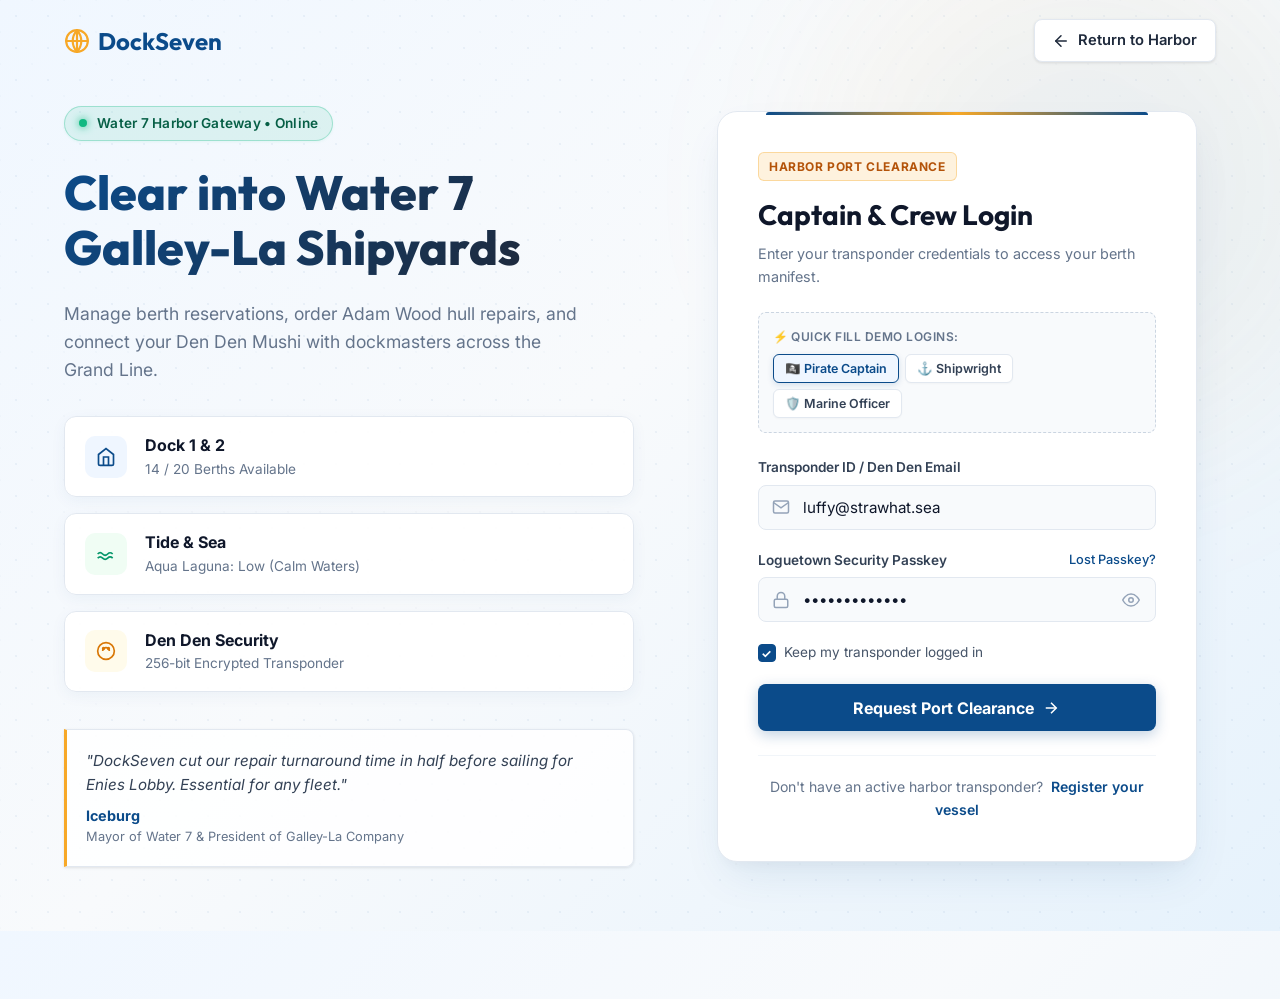
<file: login.html>
<!DOCTYPE html>
<html lang="en">
<head>
    <meta charset="UTF-8">
    <meta name="viewport" content="width=device-width, initial-scale=1.0">
    <title>DockSeven - Harbor Clearance & Login</title>
    <meta name="description" content="Access your DockSeven port clearance, fleet dockings, shipwright orders, and Grand Line berths.">
    <link href="https://fonts.googleapis.com/css2?family=Outfit:wght@300;400;500;600;700;800&family=Inter:wght@300;400;500;600;700&family=Space+Mono:wght@400;700&display=swap" rel="stylesheet">
    <link rel="stylesheet" href="styles.css">
</head>
<body class="auth-body">
    <!-- Background Ambient Glow & Harbor Illustration Overlay -->
    <div class="auth-bg-ambient"></div>
    <div class="auth-bg-overlay"></div>

    <!-- Top Minimal Navigation -->
    <header class="auth-header">
        <a href="index.html" class="logo auth-nav-link" id="authLogoLink">
            <svg class="logo-icon" width="26" height="26" viewBox="0 0 24 24" fill="none" stroke="currentColor" stroke-width="2" stroke-linecap="round" stroke-linejoin="round">
                <circle cx="12" cy="12" r="10"></circle>
                <line x1="12" y1="2" x2="12" y2="22"></line>
                <line x1="2" y1="12" x2="22" y2="12"></line>
                <path d="M12 2a15.3 15.3 0 0 1 4 10 15.3 15.3 0 0 1-4 10 15.3 15.3 0 0 1-4-10 15.3 15.3 0 0 1 4-10z"></path>
            </svg>
            <span>DockSeven</span>
        </a>
        <a href="index.html" class="back-home-btn auth-nav-link" id="backHomeLink">
            <svg width="18" height="18" viewBox="0 0 24 24" fill="none" stroke="currentColor" stroke-width="2" stroke-linecap="round" stroke-linejoin="round">
                <line x1="19" y1="12" x2="5" y2="12"></line>
                <polyline points="12 19 5 12 12 5"></polyline>
            </svg>
            Return to Harbor
        </a>
    </header>

    <!-- Main Auth Container -->
    <main class="auth-container">
        <!-- Left Side: Harbor Terminal Info Panel -->
        <div class="auth-hero-panel">
            <div class="harbor-status-pill">
                <span class="status-indicator-live"></span>
                <span>Water 7 Harbor Gateway • Online</span>
            </div>
            <h1 class="auth-hero-title">Clear into Water 7 Galley-La Shipyards</h1>
            <p class="auth-hero-desc">Manage berth reservations, order Adam Wood hull repairs, and connect your Den Den Mushi with dockmasters across the Grand Line.</p>
            
            <!-- Terminal Live Metric Cards -->
            <div class="harbor-live-stats">
                <div class="stat-mini-card">
                    <div class="stat-icon-wrap">
                        <svg width="20" height="20" viewBox="0 0 24 24" fill="none" stroke="currentColor" stroke-width="2">
                            <path d="M3 9l9-7 9 7v11a2 2 0 0 1-2 2H5a2 2 0 0 1-2-2z"></path>
                            <polyline points="9 22 9 12 15 12 15 22"></polyline>
                        </svg>
                    </div>
                    <div class="stat-info">
                        <span class="stat-num">Dock 1 & 2</span>
                        <span class="stat-sub">14 / 20 Berths Available</span>
                    </div>
                </div>

                <div class="stat-mini-card">
                    <div class="stat-icon-wrap wave-icon">
                        <svg width="20" height="20" viewBox="0 0 24 24" fill="none" stroke="currentColor" stroke-width="2">
                            <path d="M2 12c2-2 4-2 6 0s4 2 6 0 4-2 6 0"></path>
                            <path d="M2 17c2-2 4-2 6 0s4 2 6 0 4-2 6 0"></path>
                        </svg>
                    </div>
                    <div class="stat-info">
                        <span class="stat-num">Tide & Sea</span>
                        <span class="stat-sub">Aqua Laguna: Low (Calm Waters)</span>
                    </div>
                </div>

                <div class="stat-mini-card">
                    <div class="stat-icon-wrap denden-icon">
                        <svg width="20" height="20" viewBox="0 0 24 24" fill="none" stroke="currentColor" stroke-width="2">
                            <circle cx="12" cy="12" r="10"></circle>
                            <path d="M8 12a4 4 0 1 1 8 0"></path>
                            <circle cx="9" cy="9" r="1"></circle>
                            <circle cx="15" cy="9" r="1"></circle>
                        </svg>
                    </div>
                    <div class="stat-info">
                        <span class="stat-num">Den Den Security</span>
                        <span class="stat-sub">256-bit Encrypted Transponder</span>
                    </div>
                </div>
            </div>

            <!-- Testimonial Quote -->
            <div class="auth-quote">
                <p>"DockSeven cut our repair turnaround time in half before sailing for Enies Lobby. Essential for any fleet."</p>
                <div class="quote-author">
                    <span class="author-name">Iceburg</span>
                    <span class="author-title">Mayor of Water 7 & President of Galley-La Company</span>
                </div>
            </div>
        </div>

        <!-- Right Side: Login Card -->
        <div class="auth-card-panel">
            <div class="auth-card">
                <!-- Card Header -->
                <div class="auth-card-header">
                    <span class="badge badge-accent">Harbor Port Clearance</span>
                    <h2>Captain & Crew Login</h2>
                    <p>Enter your transponder credentials to access your berth manifest.</p>
                </div>

                <!-- Quick Demo Login Presets -->
                <div class="demo-role-section">
                    <span class="demo-label">⚡ Quick Fill Demo Logins:</span>
                    <div class="demo-chips">
                        <button type="button" class="demo-chip active" id="demoPirate" onclick="selectDemoUser('pirate')">
                            🏴‍☠️ Pirate Captain
                        </button>
                        <button type="button" class="demo-chip" id="demoShipwright" onclick="selectDemoUser('shipwright')">
                            ⚓ Shipwright
                        </button>
                        <button type="button" class="demo-chip" id="demoMarine" onclick="selectDemoUser('marine')">
                            🛡️ Marine Officer
                        </button>
                    </div>
                </div>

                <!-- Login Form -->
                <form id="loginForm" class="auth-form" onsubmit="handleLoginSubmit(event)">
                    <!-- Transponder ID / Email -->
                    <div class="form-group">
                        <label for="userIdentifier">Transponder ID / Den Den Email</label>
                        <div class="input-wrapper">
                            <svg class="input-icon" width="18" height="18" viewBox="0 0 24 24" fill="none" stroke="currentColor" stroke-width="2">
                                <path d="M4 4h16c1.1 0 2 .9 2 2v12c0 1.1-.9 2-2 2H4c-1.1 0-2-.9-2-2V6c0-1.1.9-2 2-2z"></path>
                                <polyline points="22,6 12,13 2,6"></polyline>
                            </svg>
                            <input type="text" id="userIdentifier" name="identifier" required placeholder="e.g. luffy@strawhat.sea" value="luffy@strawhat.sea">
                        </div>
                    </div>

                    <!-- Secret Passkey -->
                    <div class="form-group">
                        <div class="label-row">
                            <label for="userPasskey">Loguetown Security Passkey</label>
                            <a href="#" class="forgot-link" onclick="handleForgotPass(event)">Lost Passkey?</a>
                        </div>
                        <div class="input-wrapper">
                            <svg class="input-icon" width="18" height="18" viewBox="0 0 24 24" fill="none" stroke="currentColor" stroke-width="2">
                                <rect x="3" y="11" width="18" height="11" rx="2" ry="2"></rect>
                                <path d="M7 11V7a5 5 0 0 1 10 0v4"></path>
                            </svg>
                            <input type="password" id="userPasskey" name="passkey" required placeholder="••••••••••••" value="GomuGomu3000M">
                            <button type="button" class="pass-toggle-btn" id="togglePassBtn" onclick="togglePasswordVisibility()" aria-label="Toggle password visibility">
                                <svg id="eyeIcon" width="18" height="18" viewBox="0 0 24 24" fill="none" stroke="currentColor" stroke-width="2">
                                    <path d="M1 12s4-8 11-8 11 8 11 8-4 8-11 8-11-8-11-8z"></path>
                                    <circle cx="12" cy="12" r="3"></circle>
                                </svg>
                            </button>
                        </div>
                    </div>

                    <!-- Options Row -->
                    <div class="form-options">
                        <label class="custom-checkbox">
                            <input type="checkbox" id="rememberMe" checked>
                            <span class="checkbox-indicator"></span>
                            <span class="checkbox-label">Keep my transponder logged in</span>
                        </label>
                    </div>

                    <!-- Status Notification Message Banner -->
                    <div id="authAlert" class="auth-alert hidden"></div>

                    <!-- Submit Action Button -->
                    <button type="submit" id="submitLoginBtn" class="btn btn-primary btn-block btn-login">
                        <span class="btn-text">Request Port Clearance</span>
                        <span class="btn-spinner hidden"></span>
                        <svg class="btn-arrow" width="18" height="18" viewBox="0 0 24 24" fill="none" stroke="currentColor" stroke-width="2">
                            <line x1="5" y1="12" x2="19" y2="12"></line>
                            <polyline points="12 5 19 12 12 19"></polyline>
                        </svg>
                    </button>
                </form>

                <!-- Card Footer / Sign Up Link -->
                <div class="auth-card-footer">
                    <p>Don't have an active harbor transponder? <a href="signup.html" class="auth-signup-link">Register your vessel</a></p>
                </div>
            </div>
        </div>
    </main>

    <!-- Notification Toast for feedback -->
    <div id="authToast" class="auth-toast"></div>

    <script src="script.js"></script>
    <script src="login.js"></script>
</body>
</html>
</file>
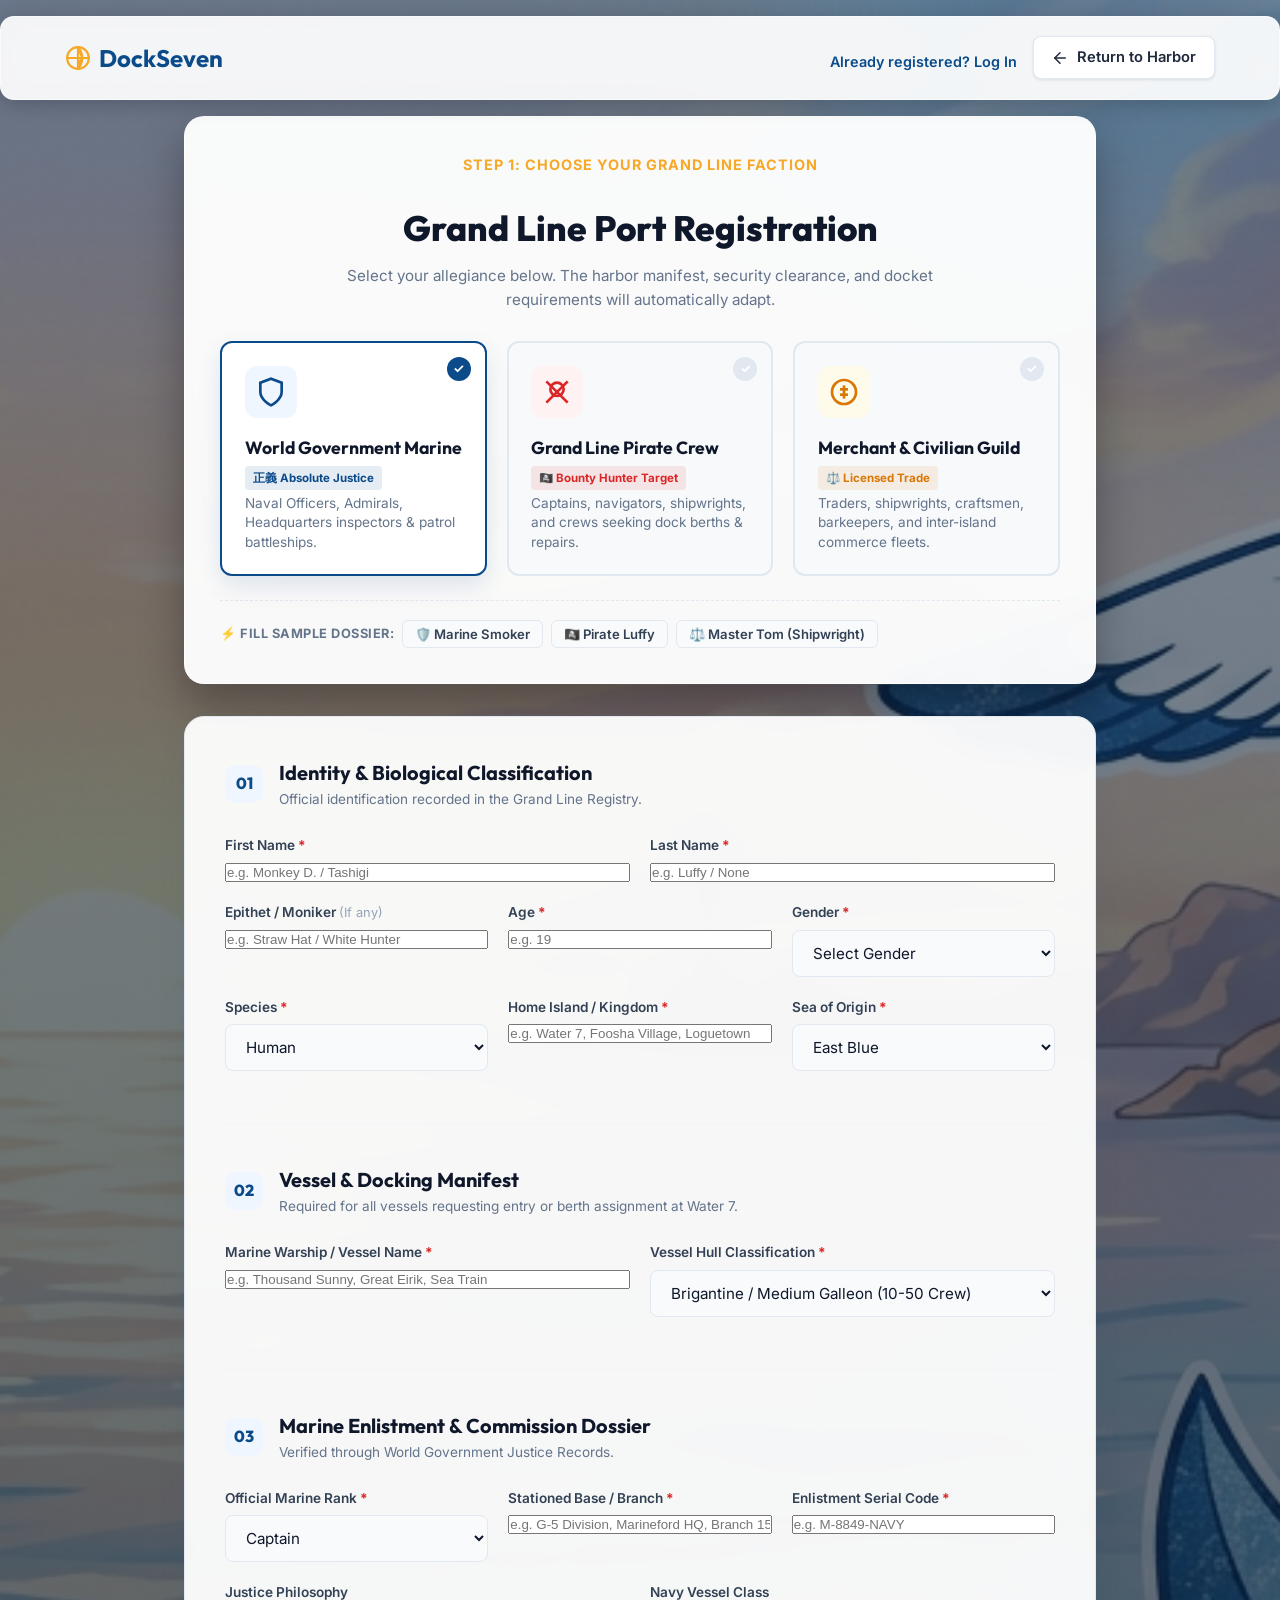
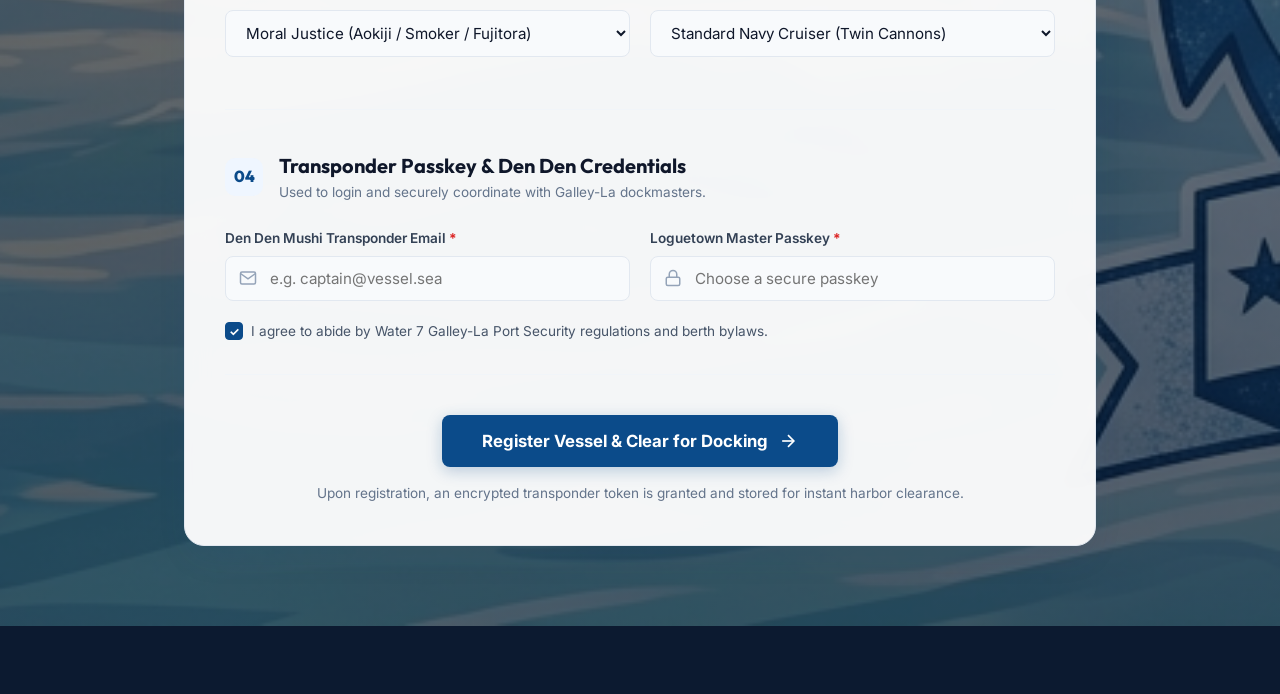
<file: signup.html>
<!DOCTYPE html>
<html lang="en">
<head>
    <meta charset="UTF-8">
    <meta name="viewport" content="width=device-width, initial-scale=1.0">
    <title>DockSeven - Vessel & Crew Registration</title>
    <meta name="description" content="Register your vessel, crew, or merchant syndicate with DockSeven. Port clearance for Marines, Pirates, and Grand Line Traders.">
    <link href="https://fonts.googleapis.com/css2?family=Outfit:wght@300;400;500;600;700;800&family=Inter:wght@300;400;500;600;700&family=Space+Mono:wght@400;700&display=swap" rel="stylesheet">
    <link rel="stylesheet" href="styles.css">
</head>
<body class="auth-body signup-theme-marine" id="signupBody">
    <!-- Dynamic Role Background Image (Marine, Pirate, Merchant) -->
    <div class="dynamic-faction-bg" id="dynamicFactionBg"></div>
    <div class="auth-bg-ambient" id="signupAmbient"></div>

    <!-- Header Navigation -->
    <header class="auth-header">
        <a href="index.html" class="logo auth-nav-link" id="authLogoLink">
            <svg class="logo-icon" width="26" height="26" viewBox="0 0 24 24" fill="none" stroke="currentColor" stroke-width="2" stroke-linecap="round" stroke-linejoin="round">
                <circle cx="12" cy="12" r="10"></circle>
                <line x1="12" y1="2" x2="12" y2="22"></line>
                <line x1="2" y1="12" x2="22" y2="12"></line>
                <path d="M12 2a15.3 15.3 0 0 1 4 10 15.3 15.3 0 0 1-4 10 15.3 15.3 0 0 1 4-10z"></path>
            </svg>
            <span>DockSeven</span>
        </a>
        <div class="header-actions">
            <a href="login.html" class="login-nav-link auth-nav-link" style="margin-right: 12px; font-size: 0.9rem; font-weight: 600; color: var(--primary-color);">Already registered? Log In</a>
            <a href="index.html" class="back-home-btn auth-nav-link">
                <svg width="18" height="18" viewBox="0 0 24 24" fill="none" stroke="currentColor" stroke-width="2" stroke-linecap="round" stroke-linejoin="round">
                    <line x1="19" y1="12" x2="5" y2="12"></line>
                    <polyline points="12 19 5 12 12 5"></polyline>
                </svg>
                Return to Harbor
            </a>
        </div>
    </header>

    <!-- Main Content Container -->
    <main class="signup-container">
        <!-- Top Step / Faction Selection -->
        <div class="signup-intro-card">
            <div class="signup-header-text">
                <span class="badge" id="factionBadge">Step 1: Choose Your Grand Line Faction</span>
                <h1 id="signupTitle">Grand Line Port Registration</h1>
                <p id="signupSubtitle">Select your allegiance below. The harbor manifest, security clearance, and docket requirements will automatically adapt.</p>
            </div>

            <!-- Faction Selection Buttons -->
            <div class="faction-selector-grid">
                <!-- Marine Option -->
                <div class="faction-card active" id="factionMarineCard" onclick="selectFaction('marine')">
                    <div class="faction-icon marine-icon">
                        <svg width="32" height="32" viewBox="0 0 24 24" fill="none" stroke="currentColor" stroke-width="2">
                            <path d="M12 22s8-4 8-10V5l-8-3-8 3v7c0 6 8 10 8 10z"></path>
                        </svg>
                    </div>
                    <div class="faction-details">
                        <div class="faction-title-row">
                            <h3>World Government Marine</h3>
                            <span class="faction-pill pill-marine">正義 Absolute Justice</span>
                        </div>
                        <p>Naval Officers, Admirals, Headquarters inspectors & patrol battleships.</p>
                    </div>
                    <div class="faction-check">✓</div>
                </div>

                <!-- Pirate Option -->
                <div class="faction-card" id="factionPirateCard" onclick="selectFaction('pirate')">
                    <div class="faction-icon pirate-icon">
                        <svg width="32" height="32" viewBox="0 0 24 24" fill="none" stroke="currentColor" stroke-width="2">
                            <circle cx="12" cy="10" r="5"></circle>
                            <line x1="4" y1="20" x2="20" y2="4"></line>
                            <line x1="20" y1="20" x2="4" y2="4"></line>
                        </svg>
                    </div>
                    <div class="faction-details">
                        <div class="faction-title-row">
                            <h3>Grand Line Pirate Crew</h3>
                            <span class="faction-pill pill-pirate">🏴‍☠️ Bounty Hunter Target</span>
                        </div>
                        <p>Captains, navigators, shipwrights, and crews seeking dock berths & repairs.</p>
                    </div>
                    <div class="faction-check">✓</div>
                </div>

                <!-- Merchant Option -->
                <div class="faction-card" id="factionMerchantCard" onclick="selectFaction('merchant')">
                    <div class="faction-icon merchant-icon">
                        <svg width="32" height="32" viewBox="0 0 24 24" fill="none" stroke="currentColor" stroke-width="2">
                            <circle cx="12" cy="12" r="9"></circle>
                            <line x1="12" y1="7" x2="12" y2="17"></line>
                            <line x1="9" y1="10" x2="15" y2="10"></line>
                            <line x1="9" y1="14" x2="15" y2="14"></line>
                        </svg>
                    </div>
                    <div class="faction-details">
                        <div class="faction-title-row">
                            <h3>Merchant & Civilian Guild</h3>
                            <span class="faction-pill pill-merchant">⚖️ Licensed Trade</span>
                        </div>
                        <p>Traders, shipwrights, craftsmen, barkeepers, and inter-island commerce fleets.</p>
                    </div>
                    <div class="faction-check">✓</div>
                </div>
            </div>

            <!-- Quick Auto-Fill Demo bar -->
            <div class="demo-autofill-bar">
                <span class="autofill-label">⚡ Fill Sample Dossier:</span>
                <button type="button" class="btn-sample-fill" onclick="autoFillSample('smoker')">🛡️ Marine Smoker</button>
                <button type="button" class="btn-sample-fill" onclick="autoFillSample('luffy')">🏴‍☠️ Pirate Luffy</button>
                <button type="button" class="btn-sample-fill" onclick="autoFillSample('tom')">⚖️ Master Tom (Shipwright)</button>
            </div>
        </div>

        <!-- Registration Form Card -->
        <div class="signup-form-card">
            <form id="signupForm" onsubmit="handleSignupSubmit(event)">
                <input type="hidden" id="selectedFaction" name="faction" value="marine">

                <!-- Section 1: Personal & Identity Details -->
                <div class="form-section-group">
                    <div class="section-title">
                        <span class="section-number">01</span>
                        <div>
                            <h3>Identity & Biological Classification</h3>
                            <p>Official identification recorded in the Grand Line Registry.</p>
                        </div>
                    </div>

                    <div class="form-grid-2">
                        <!-- First Name -->
                        <div class="form-group">
                            <label for="firstName">First Name <span class="req">*</span></label>
                            <input type="text" id="firstName" required placeholder="e.g. Monkey D. / Tashigi">
                        </div>

                        <!-- Last Name -->
                        <div class="form-group">
                            <label for="lastName">Last Name <span class="req">*</span></label>
                            <input type="text" id="lastName" required placeholder="e.g. Luffy / None">
                        </div>
                    </div>

                    <div class="form-grid-3">
                        <!-- Epithet / Moniker -->
                        <div class="form-group">
                            <label for="epithet">Epithet / Moniker <span class="opt">(If any)</span></label>
                            <input type="text" id="epithet" placeholder="e.g. Straw Hat / White Hunter">
                        </div>

                        <!-- Age -->
                        <div class="form-group">
                            <label for="age">Age <span class="req">*</span></label>
                            <input type="number" id="age" required min="1" max="500" placeholder="e.g. 19">
                        </div>

                        <!-- Gender -->
                        <div class="form-group">
                            <label for="gender">Gender <span class="req">*</span></label>
                            <select id="gender" required>
                                <option value="">Select Gender</option>
                                <option value="Male">Male</option>
                                <option value="Female">Female</option>
                                <option value="Other">Other / Non-Binary</option>
                            </select>
                        </div>
                    </div>

                    <div class="form-grid-3">
                        <!-- Species -->
                        <div class="form-group">
                            <label for="species">Species <span class="req">*</span></label>
                            <select id="species" required>
                                <option value="Human" selected>Human</option>
                                <option value="Fish-man">Fish-man</option>
                                <option value="Mink">Mink Tribe</option>
                                <option value="Giant">Giant</option>
                                <option value="Cyborg">Cyborg</option>
                                <option value="Lunarian">Lunarian</option>
                                <option value="Sky Islander">Sky Islander (Birkan/Skypiean)</option>
                                <option value="Tontatta / Dwarf">Tontatta / Dwarf</option>
                                <option value="Longleg / Longarm">Longleg / Longarm</option>
                                <option value="Three-Eye">Three-Eye Tribe</option>
                            </select>
                        </div>

                        <!-- Home Island / Kingdom -->
                        <div class="form-group">
                            <label for="homeIsland">Home Island / Kingdom <span class="req">*</span></label>
                            <input type="text" id="homeIsland" required placeholder="e.g. Water 7, Foosha Village, Loguetown">
                        </div>

                        <!-- Sea of Origin -->
                        <div class="form-group">
                            <label for="seaOfOrigin">Sea of Origin <span class="req">*</span></label>
                            <select id="seaOfOrigin" required>
                                <option value="East Blue" selected>East Blue</option>
                                <option value="West Blue">West Blue</option>
                                <option value="North Blue">North Blue</option>
                                <option value="South Blue">South Blue</option>
                                <option value="Grand Line (Paradise)">Grand Line (Paradise)</option>
                                <option value="New World">New World</option>
                                <option value="Calm Belt">Calm Belt</option>
                                <option value="Sky Island (White Sea)">Sky Island (White Sea)</option>
                            </select>
                        </div>
                    </div>
                </div>

                <!-- Section 2: Universal Ship & Vessel Registration -->
                <div class="form-section-group">
                    <div class="section-title">
                        <span class="section-number">02</span>
                        <div>
                            <h3>Vessel & Docking Manifest</h3>
                            <p>Required for all vessels requesting entry or berth assignment at Water 7.</p>
                        </div>
                    </div>

                    <div class="form-grid-2">
                        <!-- Ship Name (Common for all) -->
                        <div class="form-group">
                            <label for="shipName"><span id="shipLabelPrefix">Marine Warship / Vessel</span> Name <span class="req">*</span></label>
                            <input type="text" id="shipName" required placeholder="e.g. Thousand Sunny, Great Eirik, Sea Train">
                        </div>

                        <!-- Ship Type / Class -->
                        <div class="form-group">
                            <label for="shipType">Vessel Hull Classification <span class="req">*</span></label>
                            <select id="shipType" required>
                                <option value="Sloop / Small Caravel">Sloop / Small Caravel (1-10 Crew)</option>
                                <option value="Brigantine / Medium Galleon" selected>Brigantine / Medium Galleon (10-50 Crew)</option>
                                <option value="Heavy Warship / Flagship">Heavy Warship / Dreadnought (50-200 Crew)</option>
                                <option value="Adam Wood Sloop">Adam Wood Reinforced Hull</option>
                                <option value="Steam Paddle / Sea Train">Paddlewheel / Steam Propulsion</option>
                                <option value="Submersible Ship">Coated Submersible Vessel</option>
                            </select>
                        </div>
                    </div>
                </div>

                <!-- Section 3: Dynamic Faction-Specific Dossier -->
                <!-- 3A: MARINE SPECIFIC FIELDS -->
                <div class="form-section-group faction-section" id="marineSection">
                    <div class="section-title">
                        <span class="section-number faction-badge-num marine-bg">03</span>
                        <div>
                            <h3>Marine Enlistment & Commission Dossier</h3>
                            <p>Verified through World Government Justice Records.</p>
                        </div>
                    </div>

                    <div class="form-grid-3">
                        <!-- Marine Rank -->
                        <div class="form-group">
                            <label for="marineRank">Official Marine Rank <span class="req">*</span></label>
                            <select id="marineRank">
                                <option value="Chore Boy">Chore Boy / Recruit</option>
                                <option value="Seaman">Seaman</option>
                                <option value="Lieutenant">Lieutenant</option>
                                <option value="Commander">Commander</option>
                                <option value="Captain" selected>Captain</option>
                                <option value="Commodore">Commodore</option>
                                <option value="Rear Admiral">Rear Admiral</option>
                                <option value="Vice Admiral">Vice Admiral</option>
                                <option value="Admiral">Admiral</option>
                                <option value="Fleet Admiral">Fleet Admiral</option>
                            </select>
                        </div>

                        <!-- Marine Base / Division -->
                        <div class="form-group">
                            <label for="marineBase">Stationed Base / Branch <span class="req">*</span></label>
                            <input type="text" id="marineBase" placeholder="e.g. G-5 Division, Marineford HQ, Branch 153">
                        </div>

                        <!-- Marine ID / Enlistment Serial -->
                        <div class="form-group">
                            <label for="marineId">Enlistment Serial Code <span class="req">*</span></label>
                            <input type="text" id="marineId" placeholder="e.g. M-8849-NAVY">
                        </div>
                    </div>

                    <div class="form-grid-2">
                        <!-- Justice Philosophy -->
                        <div class="form-group">
                            <label for="justiceType">Justice Philosophy</label>
                            <select id="justiceType">
                                <option value="Moral Justice">Moral Justice (Aokiji / Smoker / Fujitora)</option>
                                <option value="Absolute Justice">Absolute Justice (Akainu / Fleet Command)</option>
                                <option value="Lazy Justice">Lazy Justice / Flexible Protocol</option>
                                <option value="Unclear Justice">Unclear Justice (Kizaru)</option>
                                <option value="Thorough Justice">Thorough Justice</option>
                            </select>
                        </div>

                        <!-- Marine Ship Class Specification -->
                        <div class="form-group">
                            <label for="marineShipClass">Navy Vessel Class</label>
                            <select id="marineShipClass">
                                <option value="Standard Battleship">Standard Navy Cruiser (Twin Cannons)</option>
                                <option value="Buster Call Heavy Dreadnought">Buster Call Heavy Warship</option>
                                <option value="Seastone Bottom Vessel">Calm Belt Seastone Hull Battleship</option>
                                <option value="Fast Pursuit Sloop">Fast Pursuit Patrol Sloop</option>
                            </select>
                        </div>
                    </div>
                </div>

                <!-- 3B: PIRATE SPECIFIC FIELDS -->
                <div class="form-section-group faction-section hidden" id="pirateSection">
                    <div class="section-title">
                        <span class="section-number faction-badge-num pirate-bg">03</span>
                        <div>
                            <h3>Pirate Manifest & Grand Line Bounty Dossier</h3>
                            <p>Recorded for Galley-La Shipyard security & berth defense.</p>
                        </div>
                    </div>

                    <div class="form-grid-3">
                        <!-- Captain / Crew Name -->
                        <div class="form-group">
                            <label for="crewName">Captain / Crew Name <span class="req">*</span></label>
                            <input type="text" id="crewName" placeholder="e.g. Straw Hat Pirates / Heart Pirates">
                        </div>

                        <!-- Current Bounty -->
                        <div class="form-group">
                            <label for="bountyAmount">Current Bounty (฿ Berry) <span class="req">*</span></label>
                            <input type="text" id="bountyAmount" placeholder="e.g. ฿ 3,000,000,000">
                        </div>

                        <!-- Role in Crew -->
                        <div class="form-group">
                            <label for="crewRole">Role in Crew <span class="req">*</span></label>
                            <select id="crewRole">
                                <option value="Captain" selected>Captain</option>
                                <option value="Vice-Captain / First Mate">Vice-Captain / First Mate</option>
                                <option value="Sniper">Sniper</option>
                                <option value="Navigator">Navigator</option>
                                <option value="Cook">Cook</option>
                                <option value="Shipwright">Shipwright</option>
                                <option value="Doctor">Doctor</option>
                                <option value="Musician">Musician</option>
                                <option value="Helmsman">Helmsman</option>
                                <option value="Archaeologist">Archaeologist</option>
                            </select>
                        </div>
                    </div>

                    <div class="form-grid-2">
                        <!-- Jolly Roger Design -->
                        <div class="form-group">
                            <label for="jollyRoger">Jolly Roger Design <span class="opt">(Brief Description)</span></label>
                            <input type="text" id="jollyRoger" placeholder="e.g. Skull wearing a yellow straw hat with crossed bones">
                        </div>

                        <!-- Devil Fruit / Combat Ability -->
                        <div class="form-group">
                            <label for="devilFruit">Combat Ability / Devil Fruit</label>
                            <input type="text" id="devilFruit" placeholder="e.g. Gomu Gomu no Mi / Three-Sword Style">
                        </div>
                    </div>
                </div>

                <!-- 3C: MERCHANT & CIVILIAN SPECIFIC FIELDS -->
                <div class="form-section-group faction-section hidden" id="merchantSection">
                    <div class="section-title">
                        <span class="section-number faction-badge-num merchant-bg">03</span>
                        <div>
                            <h3>Trade Guild & Commercial License</h3>
                            <p>Certified by the Water 7 Chamber of Commerce & World Government Guilds.</p>
                        </div>
                    </div>

                    <div class="form-grid-3">
                        <!-- Legal Occupation -->
                        <div class="form-group">
                            <label for="legalOccupation">Legal Occupation <span class="req">*</span></label>
                            <select id="legalOccupation">
                                <option value="Merchant" selected>Merchant / Trader</option>
                                <option value="Bartender / Restaurateur">Bartender / Restaurateur</option>
                                <option value="Blacksmith / Arms Dealer">Blacksmith / Artisan</option>
                                <option value="Farmer / Livestock">Farmer / Livestock</option>
                                <option value="Shipwright / Carpenter">Shipwright / Carpenter</option>
                                <option value="Archaeologist / Scholar">Archaeologist / Scholar</option>
                                <option value="Transponder Broker">Den Den Mushi Broker</option>
                                <option value="Log Pose Navigator">Log Pose & Cartographer</option>
                            </select>
                        </div>

                        <!-- Company / Store Name -->
                        <div class="form-group">
                            <label for="companyName">Company / Store Name <span class="req">*</span></label>
                            <input type="text" id="companyName" placeholder="e.g. Galley-La Trade Co., Baratie">
                        </div>

                        <!-- Primary Trade Goods -->
                        <div class="form-group">
                            <label for="tradeGoods">Primary Trade Goods <span class="req">*</span></label>
                            <select id="tradeGoods">
                                <option value="Spices & Exotic Produce" selected>Spices & Exotic Produce</option>
                                <option value="Timber & Adam Wood">Timber & Adam Wood</option>
                                <option value="Sea Kings & Gourmet Meats">Sea Kings & Gourmet Meats</option>
                                <option value="Weapons & Armaments">Weapons & Armaments</option>
                                <option value="Textiles & Silks">Textiles & Silks</option>
                                <option value="Log Poses & Dials">Log Poses & Sky Dials</option>
                                <option value="Ship Supplies & Coal">Ship Supplies & Water 7 Coal</option>
                            </select>
                        </div>
                    </div>

                    <div class="form-grid-3">
                        <!-- World Government Permit ID -->
                        <div class="form-group">
                            <label for="travelPermit">WG Travel Permit ID <span class="req">*</span></label>
                            <input type="text" id="travelPermit" placeholder="e.g. WG-TRADE-9981-PASS">
                        </div>

                        <!-- Local Protection / Affiliation -->
                        <div class="form-group">
                            <label for="protectionAffiliation">Local Protection / Affiliation <span class="req">*</span></label>
                            <select id="protectionAffiliation">
                                <option value="Marine Protected Island" selected>Marine Protected Island</option>
                                <option value="World Government Tributary">World Government Tributary</option>
                                <option value="Independent Kingdom">Independent Kingdom (e.g. Alabasta, Wano)</option>
                                <option value="Underworld / Neutral Free Port">Underworld / Neutral Free Port</option>
                            </select>
                        </div>

                        <!-- Heavenly Tribute Tax Status -->
                        <div class="form-group">
                            <label for="tributeTaxStatus">Heavenly Tribute Tax Status <span class="req">*</span></label>
                            <select id="tributeTaxStatus">
                                <option value="Paid" selected>Paid (In Good Standing)</option>
                                <option value="Exempt">Exempt (Diplomatic Guild / Free City)</option>
                                <option value="Defaulter">Defaulter / Pending Investigation</option>
                            </select>
                        </div>
                    </div>
                </div>

                <!-- Section 4: Transponder Security Credentials -->
                <div class="form-section-group">
                    <div class="section-title">
                        <span class="section-number">04</span>
                        <div>
                            <h3>Transponder Passkey & Den Den Credentials</h3>
                            <p>Used to login and securely coordinate with Galley-La dockmasters.</p>
                        </div>
                    </div>

                    <div class="form-grid-2">
                        <!-- Transponder Email -->
                        <div class="form-group">
                            <label for="signupEmail">Den Den Mushi Transponder Email <span class="req">*</span></label>
                            <div class="input-wrapper">
                                <svg class="input-icon" width="18" height="18" viewBox="0 0 24 24" fill="none" stroke="currentColor" stroke-width="2">
                                    <path d="M4 4h16c1.1 0 2 .9 2 2v12c0 1.1-.9 2-2 2H4c-1.1 0-2-.9-2-2V6c0-1.1.9-2 2-2z"></path>
                                    <polyline points="22,6 12,13 2,6"></polyline>
                                </svg>
                                <input type="email" id="signupEmail" required placeholder="e.g. captain@vessel.sea">
                            </div>
                        </div>

                        <!-- Passkey -->
                        <div class="form-group">
                            <label for="signupPasskey">Loguetown Master Passkey <span class="req">*</span></label>
                            <div class="input-wrapper">
                                <svg class="input-icon" width="18" height="18" viewBox="0 0 24 24" fill="none" stroke="currentColor" stroke-width="2">
                                    <rect x="3" y="11" width="18" height="11" rx="2" ry="2"></rect>
                                    <path d="M7 11V7a5 5 0 0 1 10 0v4"></path>
                                </svg>
                                <input type="password" id="signupPasskey" required minlength="6" placeholder="Choose a secure passkey">
                            </div>
                        </div>
                    </div>

                    <!-- Terms checkbox -->
                    <div class="form-options" style="margin-top: 10px;">
                        <label class="custom-checkbox">
                            <input type="checkbox" id="termsCheck" required checked>
                            <span class="checkbox-indicator"></span>
                            <span class="checkbox-label">I agree to abide by Water 7 Galley-La Port Security regulations and berth bylaws.</span>
                        </label>
                    </div>
                </div>

                <!-- Alert Message Banner -->
                <div id="signupAlert" class="auth-alert hidden"></div>

                <!-- Submit Button -->
                <div class="signup-submit-wrap">
                    <button type="submit" id="submitSignupBtn" class="btn btn-primary btn-signup">
                        <span class="btn-text">Register Vessel & Clear for Docking</span>
                        <span class="btn-spinner hidden"></span>
                        <svg class="btn-arrow" width="20" height="20" viewBox="0 0 24 24" fill="none" stroke="currentColor" stroke-width="2">
                            <line x1="5" y1="12" x2="19" y2="12"></line>
                            <polyline points="12 5 19 12 12 19"></polyline>
                        </svg>
                    </button>
                    <p class="terms-note">Upon registration, an encrypted transponder token is granted and stored for instant harbor clearance.</p>
                </div>
            </form>
        </div>
    </main>

    <!-- Success Modal Card for Clearance Badge -->
    <div id="clearanceModal" class="clearance-modal hidden">
        <div class="clearance-modal-card">
            <div class="clearance-stamp" id="modalStamp">APPROVED</div>
            <div class="modal-badge-icon" id="modalBadgeIcon">⚓</div>
            <h2 id="modalTitle">Port Clearance Certificate Issued</h2>
            <p id="modalMsg">Your vessel has been successfully registered into the Water 7 Galley-La Harbor Log.</p>
            
            <div class="clearance-details-box" id="modalDetails">
                <!-- Injected via JS -->
            </div>

            <button type="button" class="btn btn-primary btn-block" onclick="proceedToHarbor()">Enter Water 7 Harbor</button>
        </div>
    </div>

    <!-- Notification Toast -->
    <div id="authToast" class="auth-toast"></div>

    <script src="script.js"></script>
    <script src="signup.js"></script>
</body>
</html>
</file>
<file: styles.css>
/* Lenis Smooth Scroll */
html.lenis, html.lenis body {
    height: auto;
}

.lenis.lenis-smooth {
    scroll-behavior: auto !important;
}

.lenis.lenis-smooth [data-lenis-prevent] {
    overscroll-behavior: contain;
}

.lenis.lenis-stopped {
    overflow: hidden;
}

:root {
    --primary-color: #0b4b8a; /* Deep maritime blue */
    --primary-hover: #1660a9;
    --secondary-color: #f7a827; /* Golden accent */
    --text-main: #1e293b;
    --text-muted: #64748b;
    --bg-main: #f8fafc;
    --bg-card: #ffffff;
    --border-color: #e2e8f0;
    --font-heading: 'Outfit', sans-serif;
    --font-body: 'Inter', sans-serif;
    --radius-lg: 12px;
    --radius-md: 8px;
    --shadow-sm: 0 1px 3px rgba(0,0,0,0.1);
    --shadow-md: 0 4px 6px -1px rgba(0,0,0,0.1), 0 2px 4px -1px rgba(0,0,0,0.06);
    --shadow-lg: 0 10px 25px -5px rgba(0,0,0,0.1), 0 8px 10px -6px rgba(0,0,0,0.1);
    --transition: all 0.3s cubic-bezier(0.4, 0, 0.2, 1);
}

* {
    margin: 0;
    padding: 0;
    box-sizing: border-box;
}

body {
    font-family: var(--font-body);
    color: var(--text-main);
    background-color: var(--bg-main);
    line-height: 1.6;
    overflow-x: hidden;
}

body.home-page {
    background-color: transparent;
}

a {
    text-decoration: none;
    color: inherit;
}

/* Navbar */
.navbar {
    display: flex;
    justify-content: space-between;
    align-items: center;
    padding: 1rem 5%;
    background: rgba(255, 255, 255, 0.95);
    backdrop-filter: blur(10px);
    position: fixed;
    width: 100%;
    top: 0;
    z-index: 1000;
    border-bottom: 1px solid var(--border-color);
    box-shadow: var(--shadow-sm);
    transition: var(--transition);
}

.logo {
    display: flex;
    align-items: center;
    gap: 8px;
    font-family: var(--font-heading);
    font-weight: 700;
    font-size: 1.5rem;
    color: var(--primary-color);
    cursor: pointer;
}

.logo-icon {
    color: var(--secondary-color);
    transition: transform 0.3s ease;
}

.logo:hover .logo-icon {
    transform: rotate(45deg);
}

.nav-links {
    display: flex;
    gap: 2rem;
    align-items: center;
}

.nav-links a {
    font-weight: 500;
    font-size: 0.95rem;
    color: var(--text-main);
    transition: var(--transition);
    position: relative;
}

.nav-links a:hover {
    color: var(--primary-color);
}

.nav-links a::after {
    content: '';
    position: absolute;
    width: 0;
    height: 2px;
    bottom: -4px;
    left: 0;
    background-color: var(--secondary-color);
    transition: var(--transition);
}

.nav-links a:hover::after {
    width: 100%;
}

.dropdown {
    display: flex;
    align-items: center;
}

.arrow {
    font-size: 0.7rem;
    margin-left: 4px;
    opacity: 0.6;
    transition: transform 0.3s;
}

.dropdown:hover .arrow {
    transform: rotate(180deg);
}

.auth-buttons {
    display: flex;
    gap: 1rem;
}

.btn {
    padding: 0.6rem 1.2rem;
    border-radius: var(--radius-md);
    font-weight: 600;
    font-family: var(--font-body);
    cursor: pointer;
    transition: var(--transition);
    font-size: 0.95rem;
    display: inline-flex;
    align-items: center;
    justify-content: center;
    border: none;
}

.btn-primary {
    background-color: var(--primary-color);
    color: white;
}

.btn-primary:hover {
    background-color: var(--primary-hover);
    transform: translateY(-2px);
    box-shadow: var(--shadow-md);
}

.btn-outline {
    background-color: transparent;
    border: 1px solid var(--primary-color);
    color: var(--primary-color);
}

.btn-outline:hover {
    background-color: var(--primary-color);
    color: white;
}

/* Hero Section */
.hero {
    position: relative;
    height: 80vh;
    min-height: 600px;
    display: flex;
    align-items: center;
    justify-content: center;
    text-align: center;
    padding-top: 80px; /* Offset navbar */
    background: url('assets/hero.jpg') center/cover no-repeat;
    overflow: hidden;
}

.hero-overlay {
    position: absolute;
    top: 0;
    left: 0;
    width: 100%;
    height: 100%;
    background: linear-gradient(135deg, rgba(11,75,138,0.7) 0%, rgba(0,0,0,0.4) 100%);
    z-index: 1;
}

.hero-content {
    position: relative;
    z-index: 2;
    width: 100%;
    max-width: 800px;
    padding: 0 20px;
    animation: fadeInDown 1s ease-out;
}

@keyframes fadeInDown {
    from { opacity: 0; transform: translateY(-30px); }
    to { opacity: 1; transform: translateY(0); }
}

.hero-content h1 {
    font-family: var(--font-heading);
    color: white;
    font-size: 3.5rem;
    font-weight: 700;
    margin-bottom: 2rem;
    text-shadow: 0 2px 10px rgba(0,0,0,0.3);
}

.search-box {
    display: flex;
    background: white;
    border-radius: var(--radius-md);
    padding: 8px;
    box-shadow: var(--shadow-lg);
    align-items: center;
    margin-bottom: 1.5rem;
    transition: transform 0.3s, box-shadow 0.3s;
}

.search-box:focus-within {
    transform: translateY(-2px) scale(1.02);
    box-shadow: 0 15px 30px -5px rgba(0,0,0,0.2);
}

.search-icon {
    margin: 0 15px;
    color: var(--text-muted);
}

.search-box input {
    flex: 1;
    border: none;
    outline: none;
    font-size: 1.1rem;
    font-family: var(--font-body);
    padding: 10px 0;
    color: var(--text-main);
}

.search-btn {
    padding: 12px 30px;
    font-size: 1.05rem;
}

.filter-link {
    display: inline-flex;
    align-items: center;
    gap: 8px;
    color: white;
    font-size: 1rem;
    font-weight: 500;
    text-shadow: 0 1px 3px rgba(0,0,0,0.5);
    transition: var(--transition);
}

.filter-link:hover {
    color: var(--secondary-color);
}

/* Fixed Canvas Background */
.fixed-canvas-bg {
    position: fixed;
    top: 0;
    left: 0;
    width: 100vw;
    height: 100vh;
    z-index: -1;
    background-color: #000;
}

.fixed-canvas-bg canvas {
    position: absolute;
    top: 50%;
    left: 50%;
    transform: translate(-50%, -50%);
    width: 100%;
    height: 100%;
    object-fit: cover;
    pointer-events: none;
    image-rendering: -webkit-optimize-contrast;
    image-rendering: crisp-edges;
}

/* Hero Content Section */
.hero-content-section {
    height: 100vh;
    display: flex;
    align-items: center;
    justify-content: center;
    position: relative;
    z-index: 1;
}

.sequence-overlay {
    text-align: center;
    color: white;
    width: 100%;
    padding: 0 5%;
    animation: fadeInHero 1.5s ease-out forwards;
}

@keyframes fadeInHero {
    from {
        opacity: 0;
        transform: translateY(20px);
    }
    to {
        opacity: 1;
        transform: translateY(0);
    }
}

.sequence-title {
    font-family: var(--font-heading);
    font-size: 4rem;
    font-weight: 700;
    margin-bottom: 1rem;
    text-shadow: 0 4px 15px rgba(0,0,0,0.8);
}

.sequence-subtitle {
    font-size: 1.2rem;
    text-shadow: 0 2px 5px rgba(0,0,0,0.8);
    margin-bottom: 2rem;
}

.sequence-overlay .search-box {
    pointer-events: auto;
    margin: 0 auto;
    max-width: 600px;
}

/* Info Sections */
.info-section {
    padding: 5rem 5%;
    display: flex;
    justify-content: center;
}

.info-section.alternate {
    background-color: rgba(255, 255, 255, 0.1);
}

.info-card {
    display: flex;
    max-width: 1100px;
    width: 100%;
    background: rgba(255, 255, 255, 0.85);
    backdrop-filter: blur(12px);
    -webkit-backdrop-filter: blur(12px);
    border: 1px solid rgba(255, 255, 255, 0.4);
    border-radius: var(--radius-lg);
    overflow: hidden;
    box-shadow: var(--shadow-md);
    transition: var(--transition);
}

.info-card:hover {
    box-shadow: var(--shadow-lg);
    transform: translateY(-5px);
}

.info-card.reverse {
    flex-direction: row-reverse;
}

.info-image {
    flex: 1;
    position: relative;
    min-height: 400px;
    overflow: hidden;
}

.info-image img,
.info-image canvas {
    width: 100%;
    height: 100%;
    object-fit: cover;
    transition: transform 0.7s ease;
}

.info-card:hover .info-image img,
.info-card:hover .info-image canvas {
    transform: scale(1.05);
}

.play-button {
    position: absolute;
    top: 50%;
    left: 50%;
    transform: translate(-50%, -50%);
    width: 60px;
    height: 60px;
    background-color: var(--secondary-color);
    border-radius: 50%;
    display: flex;
    align-items: center;
    justify-content: center;
    cursor: pointer;
    box-shadow: 0 4px 15px rgba(0,0,0,0.2);
    transition: var(--transition);
    z-index: 2;
}

.play-button:hover {
    transform: translate(-50%, -50%) scale(1.1);
    background-color: var(--primary-color);
}

.play-button svg {
    margin-left: 4px;
}

.info-text {
    flex: 1;
    padding: 4rem;
    display: flex;
    flex-direction: column;
    justify-content: center;
}

.badge {
    color: var(--secondary-color);
    font-weight: 700;
    font-size: 0.9rem;
    text-transform: uppercase;
    letter-spacing: 1px;
    margin-bottom: 1rem;
    display: inline-block;
}

.info-text h2 {
    font-family: var(--font-heading);
    font-size: 2.5rem;
    color: var(--text-main);
    margin-bottom: 1rem;
    line-height: 1.2;
}

.info-text p {
    color: var(--text-muted);
    font-size: 1.1rem;
    margin-bottom: 2rem;
}

.features-list {
    list-style: none;
    margin-bottom: 2.5rem;
}

.features-list li {
    display: flex;
    align-items: flex-start;
    gap: 12px;
    margin-bottom: 1rem;
    color: var(--text-muted);
}

.features-list strong {
    color: var(--text-main);
}

.check-icon {
    width: 20px;
    height: 20px;
    fill: none;
    stroke: var(--primary-color);
    stroke-width: 3;
    stroke-linecap: round;
    stroke-linejoin: round;
    flex-shrink: 0;
    margin-top: 3px;
}

.action-buttons {
    display: flex;
    gap: 1rem;
}

/* Footer */
.footer {
    background-color: rgba(255, 255, 255, 0.85);
    backdrop-filter: blur(5px);
    padding: 2rem 5%;
    border-top: 1px solid var(--border-color);
}

.footer-content {
    max-width: 1200px;
    margin: 0 auto;
    display: flex;
    justify-content: space-between;
    align-items: center;
    flex-wrap: wrap;
    gap: 1rem;
}

.footer-links {
    display: flex;
    gap: 1.5rem;
    align-items: center;
    font-size: 0.9rem;
    color: var(--text-muted);
}

.footer-links a {
    transition: var(--transition);
}

.footer-links a:hover {
    color: var(--primary-color);
}

.footer-social {
    display: flex;
    gap: 1rem;
    color: var(--text-muted);
}

.footer-social svg {
    cursor: pointer;
    transition: var(--transition);
}

.footer-social svg:hover {
    color: var(--primary-color);
    transform: translateY(-2px);
}

/* Responsive */
@media (max-width: 992px) {
    .info-card, .info-card.reverse {
        flex-direction: column;
    }
    
    .info-image {
        min-height: 300px;
    }
    
    .info-text {
        padding: 2.5rem;
    }
}

@media (max-width: 768px) {
    .nav-links {
        display: none; /* In a real app, implement a hamburger menu */
    }
    
    .hero-content h1 {
        font-size: 2.5rem;
    }
    
    .search-box {
        flex-direction: column;
        background: transparent;
        box-shadow: none;
        gap: 10px;
    }
    
    .search-box input {
        width: 100%;
        background: white;
        padding: 15px;
        border-radius: var(--radius-md);
    }
    
    .search-btn {
        width: 100%;
    }
    
    .search-icon {
        display: none;
    }
    
    .action-buttons {
        flex-direction: column;
    }
    
    .footer-content {
        flex-direction: column;
        text-align: center;
    }
    
    .footer-links {
        flex-wrap: wrap;
        justify-content: center;
    }
}

/* =========================================================
   SMOOTH PAGE TRANSITIONS & AUTHENTICATION STYLING
   ========================================================= */

/* Page Transition Effects */
body {
    opacity: 1;
    transform: translateY(0);
    transition: opacity 0.35s cubic-bezier(0.16, 1, 0.3, 1), transform 0.35s cubic-bezier(0.16, 1, 0.3, 1);
}

body.page-exiting {
    opacity: 0;
    transform: translateY(12px) scale(0.995);
    pointer-events: none;
}

body.page-entering {
    animation: pageFadeIn 0.4s cubic-bezier(0.16, 1, 0.3, 1) forwards;
}

@keyframes pageFadeIn {
    from {
        opacity: 0;
        transform: translateY(-8px);
    }
    to {
        opacity: 1;
        transform: translateY(0);
    }
}

/* Auth Page Body & Background - Synced with Front Page Light Theme */
.auth-body {
    min-height: 100vh;
    background: linear-gradient(135deg, #f0f7ff 0%, #f8fafc 45%, #e6f2fc 100%);
    color: var(--text-main);
    position: relative;
    overflow-x: hidden;
    display: flex;
    flex-direction: column;
}

.auth-bg-ambient {
    position: fixed;
    top: -15%;
    right: -10%;
    width: 650px;
    height: 650px;
    background: radial-gradient(circle, rgba(11, 75, 138, 0.08) 0%, rgba(247, 168, 39, 0.06) 50%, transparent 70%);
    filter: blur(80px);
    z-index: 0;
    pointer-events: none;
    animation: pulseAmbient 10s ease-in-out infinite alternate;
}

@keyframes pulseAmbient {
    0% { transform: scale(1) translate(0, 0); opacity: 0.7; }
    100% { transform: scale(1.15) translate(-40px, 30px); opacity: 1; }
}

.auth-bg-overlay {
    position: fixed;
    inset: 0;
    background-image: 
        radial-gradient(rgba(11, 75, 138, 0.05) 1.2px, transparent 1.2px),
        radial-gradient(rgba(11, 75, 138, 0.02) 1.2px, transparent 1.2px);
    background-size: 32px 32px;
    background-position: 0 0, 16px 16px;
    z-index: 0;
    pointer-events: none;
}

/* Auth Header */
.auth-header {
    display: flex;
    justify-content: space-between;
    align-items: center;
    padding: 1.2rem 5%;
    position: relative;
    z-index: 10;
    max-width: 1400px;
    width: 100%;
    margin: 0 auto;
}

.auth-header .logo {
    color: var(--primary-color);
}

.back-home-btn {
    display: inline-flex;
    align-items: center;
    gap: 8px;
    color: var(--text-main);
    font-size: 0.92rem;
    font-weight: 600;
    padding: 0.55rem 1.1rem;
    border-radius: var(--radius-md);
    background: #ffffff;
    border: 1px solid var(--border-color);
    box-shadow: var(--shadow-sm);
    transition: var(--transition);
}

.back-home-btn:hover {
    color: var(--primary-color);
    background: #f8fafc;
    border-color: var(--primary-color);
    transform: translateX(-3px);
    box-shadow: var(--shadow-md);
}

/* Auth Main Container */
.auth-container {
    flex: 1;
    display: grid;
    grid-template-columns: 1.1fr 1fr;
    max-width: 1280px;
    width: 100%;
    margin: 0 auto;
    padding: 1.5rem 5% 4rem;
    gap: 4rem;
    align-items: center;
    position: relative;
    z-index: 5;
}

/* Hero Panel (Left Side) */
.auth-hero-panel {
    display: flex;
    flex-direction: column;
    gap: 1.5rem;
}

.harbor-status-pill {
    display: inline-flex;
    align-items: center;
    gap: 10px;
    background: rgba(16, 185, 129, 0.1);
    border: 1px solid rgba(16, 185, 129, 0.3);
    color: #065f46;
    padding: 6px 14px;
    border-radius: 9999px;
    font-size: 0.85rem;
    font-weight: 600;
    letter-spacing: 0.02em;
    width: fit-content;
    box-shadow: 0 1px 3px rgba(16, 185, 129, 0.08);
}

.status-indicator-live {
    width: 8px;
    height: 8px;
    border-radius: 50%;
    background-color: #10b981;
    box-shadow: 0 0 8px #10b981;
    animation: livePulse 2s infinite;
}

@keyframes livePulse {
    0% { transform: scale(0.95); box-shadow: 0 0 0 0 rgba(16, 185, 129, 0.6); }
    70% { transform: scale(1.15); box-shadow: 0 0 0 7px rgba(16, 185, 129, 0); }
    100% { transform: scale(0.95); box-shadow: 0 0 0 0 rgba(16, 185, 129, 0); }
}

.auth-hero-title {
    font-family: var(--font-heading);
    font-size: 3rem;
    line-height: 1.15;
    font-weight: 800;
    color: #0f172a;
    background: linear-gradient(135deg, #0b4b8a 0%, #1e293b 85%);
    -webkit-background-clip: text;
    -webkit-text-fill-color: transparent;
}

.auth-hero-desc {
    font-size: 1.1rem;
    color: var(--text-muted);
    line-height: 1.6;
    max-width: 520px;
}

.harbor-live-stats {
    display: flex;
    flex-direction: column;
    gap: 1rem;
    margin-top: 0.5rem;
}

.stat-mini-card {
    display: flex;
    align-items: center;
    gap: 1.1rem;
    background: rgba(255, 255, 255, 0.92);
    border: 1px solid var(--border-color);
    backdrop-filter: blur(8px);
    padding: 1rem 1.25rem;
    border-radius: var(--radius-lg);
    box-shadow: 0 4px 15px rgba(11, 75, 138, 0.05);
    transition: var(--transition);
}

.stat-mini-card:hover {
    border-color: rgba(11, 75, 138, 0.3);
    background: #ffffff;
    transform: translateX(5px);
    box-shadow: 0 8px 22px rgba(11, 75, 138, 0.09);
}

.stat-icon-wrap {
    width: 42px;
    height: 42px;
    border-radius: 10px;
    background: #eff6ff;
    color: var(--primary-color);
    display: flex;
    align-items: center;
    justify-content: center;
    flex-shrink: 0;
}

.stat-icon-wrap.wave-icon {
    background: #f0fdf4;
    color: #059669;
}

.stat-icon-wrap.denden-icon {
    background: #fffbeb;
    color: #d97706;
}

.stat-info {
    display: flex;
    flex-direction: column;
}

.stat-num {
    font-weight: 700;
    font-size: 1rem;
    color: #0f172a;
}

.stat-sub {
    font-size: 0.85rem;
    color: var(--text-muted);
}

.auth-quote {
    margin-top: 0.8rem;
    padding: 1.2rem;
    border-left: 3.5px solid var(--secondary-color);
    background: rgba(255, 255, 255, 0.85);
    border: 1px solid var(--border-color);
    border-left: 3.5px solid var(--secondary-color);
    border-radius: 0 var(--radius-md) var(--radius-md) 0;
    font-style: italic;
    color: #334155;
    font-size: 0.95rem;
    box-shadow: var(--shadow-sm);
}

.quote-author {
    margin-top: 6px;
    font-style: normal;
    display: flex;
    flex-direction: column;
}

.author-name {
    font-weight: 700;
    color: var(--primary-color);
    font-size: 0.9rem;
}

.author-title {
    font-size: 0.8rem;
    color: #64748b;
}

/* Card Panel (Right Side) */
.auth-card-panel {
    display: flex;
    justify-content: center;
}

.auth-card {
    background: #ffffff;
    border: 1px solid #e2e8f0;
    box-shadow: 0 20px 45px -10px rgba(11, 75, 138, 0.1), 0 8px 16px -4px rgba(0, 0, 0, 0.04);
    padding: 2.5rem;
    border-radius: 20px;
    width: 100%;
    max-width: 480px;
    position: relative;
}

.auth-card::before {
    content: '';
    position: absolute;
    top: 0;
    left: 10%;
    right: 10%;
    height: 3px;
    background: linear-gradient(90deg, var(--primary-color), var(--secondary-color), var(--primary-color));
    border-radius: 3px 3px 0 0;
}

.auth-card-header {
    text-align: left;
    margin-bottom: 1.5rem;
}

.badge-accent {
    background: rgba(247, 168, 39, 0.15);
    color: #b45309;
    border: 1px solid rgba(247, 168, 39, 0.35);
    padding: 4px 10px;
    border-radius: 6px;
    font-size: 0.75rem;
    font-weight: 700;
    text-transform: uppercase;
    letter-spacing: 0.05em;
    display: inline-block;
    margin-bottom: 0.75rem;
}

.auth-card-header h2 {
    font-family: var(--font-heading);
    font-size: 1.75rem;
    font-weight: 700;
    color: #0f172a;
    margin-bottom: 0.3rem;
}

.auth-card-header p {
    color: var(--text-muted);
    font-size: 0.9rem;
}

/* Demo Role Section */
.demo-role-section {
    background: #f8fafc;
    border: 1px dashed #cbd5e1;
    padding: 0.85rem;
    border-radius: var(--radius-md);
    margin-bottom: 1.5rem;
}

.demo-label {
    display: block;
    font-size: 0.75rem;
    color: #64748b;
    font-weight: 600;
    margin-bottom: 8px;
    text-transform: uppercase;
    letter-spacing: 0.04em;
}

.demo-chips {
    display: flex;
    gap: 6px;
    flex-wrap: wrap;
}

.demo-chip {
    background: #ffffff;
    border: 1px solid #e2e8f0;
    color: #334155;
    padding: 6px 11px;
    border-radius: 6px;
    font-size: 0.78rem;
    font-weight: 600;
    cursor: pointer;
    transition: var(--transition);
    font-family: var(--font-body);
    box-shadow: 0 1px 2px rgba(0,0,0,0.03);
}

.demo-chip:hover {
    background: #f1f5f9;
    color: var(--primary-color);
    border-color: #cbd5e1;
}

.demo-chip.active {
    background: #eff6ff;
    border-color: var(--primary-color);
    color: var(--primary-color);
    box-shadow: 0 2px 6px rgba(11, 75, 138, 0.15);
}

/* Form Styles */
.auth-form {
    display: flex;
    flex-direction: column;
    gap: 1.25rem;
}

.form-group {
    display: flex;
    flex-direction: column;
    gap: 6px;
}

.form-group label {
    font-size: 0.85rem;
    font-weight: 600;
    color: #334155;
}

.label-row {
    display: flex;
    justify-content: space-between;
    align-items: center;
}

.forgot-link {
    font-size: 0.8rem;
    color: var(--primary-color);
    font-weight: 500;
    transition: var(--transition);
}

.forgot-link:hover {
    color: var(--primary-hover);
    text-decoration: underline;
}

.input-wrapper {
    position: relative;
    display: flex;
    align-items: center;
}

.input-icon {
    position: absolute;
    left: 14px;
    color: #94a3b8;
    pointer-events: none;
    transition: var(--transition);
}

.input-wrapper input {
    width: 100%;
    background: #f8fafc;
    border: 1.5px solid #e2e8f0;
    border-radius: var(--radius-md);
    padding: 0.75rem 1rem 0.75rem 2.75rem;
    font-size: 0.95rem;
    color: #0f172a;
    font-family: var(--font-body);
    transition: var(--transition);
    outline: none;
}

.input-wrapper input:focus {
    border-color: var(--primary-color);
    background: #ffffff;
    box-shadow: 0 0 0 3px rgba(11, 75, 138, 0.12);
}

.input-wrapper input:focus + .input-icon,
.input-wrapper:focus-within .input-icon {
    color: var(--primary-color);
}

.pass-toggle-btn {
    position: absolute;
    right: 12px;
    background: transparent;
    border: none;
    color: #94a3b8;
    cursor: pointer;
    display: flex;
    align-items: center;
    justify-content: center;
    padding: 4px;
    transition: var(--transition);
}

.pass-toggle-btn:hover {
    color: #334155;
}

/* Form Options */
.form-options {
    display: flex;
    align-items: center;
    justify-content: space-between;
}

.custom-checkbox {
    display: inline-flex;
    align-items: center;
    gap: 8px;
    cursor: pointer;
    font-size: 0.85rem;
    color: #475569;
    user-select: none;
}

.custom-checkbox input {
    display: none;
}

.checkbox-indicator {
    width: 18px;
    height: 18px;
    border: 1.5px solid #cbd5e1;
    border-radius: 4px;
    background: #f8fafc;
    display: inline-flex;
    align-items: center;
    justify-content: center;
    transition: var(--transition);
    position: relative;
}

.custom-checkbox input:checked + .checkbox-indicator {
    background-color: var(--primary-color);
    border-color: var(--primary-color);
}

.custom-checkbox input:checked + .checkbox-indicator::after {
    content: '✓';
    color: #ffffff;
    font-size: 12px;
    font-weight: bold;
}

/* Alert Banner */
.auth-alert {
    padding: 0.75rem 1rem;
    border-radius: var(--radius-md);
    font-size: 0.85rem;
    line-height: 1.4;
    transition: var(--transition);
}

.auth-alert.alert-error {
    background: #fef2f2;
    border: 1px solid #fecaca;
    color: #b91c1c;
}

.auth-alert.alert-success {
    background: #ecfdf5;
    border: 1px solid #a7f3d0;
    color: #047857;
}

.hidden {
    display: none !important;
}

/* Submit Button */
.btn-block {
    width: 100%;
}

.btn-login {
    background-color: var(--primary-color);
    color: #ffffff;
    font-weight: 700;
    font-size: 1rem;
    padding: 0.85rem 1.5rem;
    border-radius: var(--radius-md);
    border: none;
    box-shadow: 0 4px 14px rgba(11, 75, 138, 0.25);
    gap: 8px;
    transition: all 0.3s ease;
    cursor: pointer;
}

.btn-login:hover {
    background-color: var(--primary-hover);
    box-shadow: 0 6px 20px rgba(11, 75, 138, 0.35);
    transform: translateY(-2px);
}

.btn-login:active {
    transform: translateY(0);
}

.btn-arrow {
    transition: transform 0.2s ease;
}

.btn-login:hover .btn-arrow {
    transform: translateX(4px);
}

.btn-spinner {
    width: 18px;
    height: 18px;
    border: 2px solid rgba(255, 255, 255, 0.3);
    border-top-color: #ffffff;
    border-radius: 50%;
    animation: spin 0.8s linear infinite;
    display: inline-block;
}

@keyframes spin {
    to { transform: rotate(360deg); }
}

/* Auth Card Footer */
.auth-card-footer {
    margin-top: 1.5rem;
    text-align: center;
    border-top: 1px solid #f1f5f9;
    padding-top: 1.25rem;
}

.auth-card-footer p {
    font-size: 0.88rem;
    color: #64748b;
}

.auth-signup-link {
    color: var(--primary-color);
    font-weight: 600;
    margin-left: 4px;
    transition: var(--transition);
}

.auth-signup-link:hover {
    text-decoration: underline;
    color: var(--primary-hover);
}

/* Toast */
.auth-toast {
    position: fixed;
    bottom: 2rem;
    right: 2rem;
    background: #0f172a;
    color: #ffffff;
    border: 1px solid rgba(255, 255, 255, 0.1);
    padding: 0.85rem 1.4rem;
    border-radius: var(--radius-md);
    font-size: 0.9rem;
    box-shadow: 0 10px 25px rgba(0, 0, 0, 0.25);
    z-index: 1000;
    transform: translateY(100px);
    opacity: 0;
    transition: all 0.3s cubic-bezier(0.16, 1, 0.3, 1);
    pointer-events: none;
}

.auth-toast.show {
    transform: translateY(0);
    opacity: 1;
}

/* Responsive Auth Layout */
@media (max-width: 992px) {
    .auth-container {
        grid-template-columns: 1fr;
        gap: 2.5rem;
        padding-top: 0.5rem;
    }

    .auth-hero-panel {
        text-align: center;
        align-items: center;
    }

    .auth-hero-title {
        font-size: 2.3rem;
    }

    .harbor-live-stats {
        width: 100%;
        max-width: 480px;
    }

    .auth-quote {
        max-width: 480px;
        text-align: left;
    }
}

@media (max-width: 576px) {
    .auth-card {
        padding: 1.5rem;
    }

    .auth-hero-title {
        font-size: 1.85rem;
    }

    .demo-chips {
        flex-direction: column;
    }
}

/* =========================================================
   SIGN UP PAGE & DYNAMIC FACTION THEME SYSTEM
   ========================================================= */

/* Dynamic Role Background Backdrop - Rich & Darker for High Visibility */
.dynamic-faction-bg {
    position: fixed;
    inset: 0;
    background-size: cover;
    background-position: center center;
    background-repeat: no-repeat;
    z-index: 0;
    pointer-events: none;
    opacity: 0.92;
    transition: background-image 0.5s ease, opacity 0.5s ease;
}

/* Faction Watermarks in Background */
.faction-watermark {
    display: none; /* Hidden in favor of high-res artwork */
}

/* Marine Theme State */
body.signup-theme-marine {
    background: #0c1a30;
}
body.signup-theme-marine .dynamic-faction-bg {
    background-image: 
        linear-gradient(to bottom, rgba(10, 25, 47, 0.45) 0%, rgba(7, 18, 36, 0.65) 100%),
        url('assets/marine_bg.jpg');
}
body.signup-theme-marine #signupAmbient {
    background: radial-gradient(circle, rgba(11, 75, 138, 0.25) 0%, rgba(56, 189, 248, 0.15) 50%, transparent 70%);
}

/* Pirate Theme State */
body.signup-theme-pirate {
    background: #1c0d0d;
}
body.signup-theme-pirate .dynamic-faction-bg {
    background-image: 
        linear-gradient(to bottom, rgba(38, 12, 12, 0.42) 0%, rgba(24, 7, 7, 0.65) 100%),
        url('assets/pirate_bg.jpg');
}
body.signup-theme-pirate #signupAmbient {
    background: radial-gradient(circle, rgba(220, 38, 38, 0.25) 0%, rgba(247, 168, 39, 0.15) 50%, transparent 70%);
}
body.signup-theme-pirate #factionBadge {
    background: rgba(220, 38, 38, 0.12);
    color: #dc2626;
    border-color: rgba(220, 38, 38, 0.3);
}

/* Merchant Theme State */
body.signup-theme-merchant {
    background: #19140a;
}
body.signup-theme-merchant .dynamic-faction-bg {
    background-image: 
        linear-gradient(to bottom, rgba(28, 20, 8, 0.42) 0%, rgba(18, 13, 5, 0.65) 100%),
        url('assets/merchant_bg.jpg');
}
body.signup-theme-merchant #signupAmbient {
    background: radial-gradient(circle, rgba(217, 119, 6, 0.25) 0%, rgba(16, 185, 129, 0.15) 50%, transparent 70%);
}
body.signup-theme-merchant #factionBadge {
    background: rgba(217, 119, 6, 0.12);
    color: #d97706;
    border-color: rgba(217, 119, 6, 0.3);
}

/* Signup Main Container */
.signup-container {
    max-width: 1040px;
    width: 100%;
    margin: 0 auto;
    padding: 1rem 5% 5rem;
    display: flex;
    flex-direction: column;
    gap: 2rem;
    position: relative;
    z-index: 5;
}

/* Intro & Faction Selector Card */
.signup-intro-card {
    background: rgba(255, 255, 255, 0.96);
    backdrop-filter: blur(16px);
    border: 1px solid rgba(255, 255, 255, 0.8);
    border-radius: 20px;
    padding: 2.2rem;
    box-shadow: 0 20px 45px rgba(0, 0, 0, 0.3);
    position: relative;
}

/* Header in Signup */
.signup-theme-marine .auth-header,
.signup-theme-pirate .auth-header,
.signup-theme-merchant .auth-header {
    background: rgba(255, 255, 255, 0.92);
    backdrop-filter: blur(12px);
    border-radius: 14px;
    margin-top: 1rem;
    box-shadow: 0 4px 20px rgba(0, 0, 0, 0.2);
    border: 1px solid rgba(255, 255, 255, 0.5);
}

.signup-header-text {
    text-align: center;
    max-width: 680px;
    margin: 0 auto 1.8rem;
}

.signup-header-text h1 {
    font-family: var(--font-heading);
    font-size: 2.2rem;
    font-weight: 800;
    color: #0f172a;
    margin: 0.5rem 0;
}

.signup-header-text p {
    color: var(--text-muted);
    font-size: 0.95rem;
}

/* Faction Grid */
.faction-selector-grid {
    display: grid;
    grid-template-columns: repeat(3, 1fr);
    gap: 1.25rem;
}

.faction-card {
    background: rgba(248, 250, 252, 0.95);
    border: 2px solid #e2e8f0;
    border-radius: var(--radius-lg);
    padding: 1.4rem;
    cursor: pointer;
    transition: all 0.3s cubic-bezier(0.16, 1, 0.3, 1);
    position: relative;
    display: flex;
    flex-direction: column;
    gap: 1rem;
}

.faction-card:hover {
    background: #ffffff;
    border-color: #cbd5e1;
    transform: translateY(-3px);
    box-shadow: 0 8px 20px rgba(0, 0, 0, 0.05);
}

.faction-card.active {
    background: #ffffff;
    box-shadow: 0 10px 25px rgba(11, 75, 138, 0.12);
}

#factionMarineCard.active {
    border-color: var(--primary-color);
}
#factionPirateCard.active {
    border-color: #dc2626;
}
#factionMerchantCard.active {
    border-color: #d97706;
}

.faction-icon {
    width: 52px;
    height: 52px;
    border-radius: 12px;
    display: flex;
    align-items: center;
    justify-content: center;
}

.marine-icon {
    background: #eff6ff;
    color: var(--primary-color);
}

.pirate-icon {
    background: #fef2f2;
    color: #dc2626;
}

.merchant-icon {
    background: #fffbeb;
    color: #d97706;
}

.faction-title-row {
    display: flex;
    flex-direction: column;
    gap: 4px;
    margin-bottom: 4px;
}

.faction-title-row h3 {
    font-family: var(--font-heading);
    font-size: 1.1rem;
    font-weight: 700;
    color: #0f172a;
}

.faction-pill {
    display: inline-block;
    font-size: 0.72rem;
    font-weight: 700;
    padding: 3px 8px;
    border-radius: 4px;
    width: fit-content;
}

.pill-marine {
    background: rgba(11, 75, 138, 0.1);
    color: var(--primary-color);
}
.pill-pirate {
    background: rgba(220, 38, 38, 0.1);
    color: #dc2626;
}
.pill-merchant {
    background: rgba(217, 119, 6, 0.1);
    color: #d97706;
}

.faction-details p {
    font-size: 0.85rem;
    color: var(--text-muted);
    line-height: 1.4;
}

.faction-check {
    position: absolute;
    top: 14px;
    right: 14px;
    width: 24px;
    height: 24px;
    border-radius: 50%;
    background: #e2e8f0;
    color: #ffffff;
    display: flex;
    align-items: center;
    justify-content: center;
    font-size: 0.8rem;
    font-weight: bold;
    transition: var(--transition);
}

#factionMarineCard.active .faction-check {
    background: var(--primary-color);
}
#factionPirateCard.active .faction-check {
    background: #dc2626;
}
#factionMerchantCard.active .faction-check {
    background: #d97706;
}

/* Demo Autofill Bar */
.demo-autofill-bar {
    display: flex;
    align-items: center;
    gap: 8px;
    margin-top: 1.5rem;
    padding-top: 1.2rem;
    border-top: 1px dashed var(--border-color);
    flex-wrap: wrap;
}

.autofill-label {
    font-size: 0.8rem;
    font-weight: 700;
    color: var(--text-muted);
    text-transform: uppercase;
    letter-spacing: 0.04em;
}

.btn-sample-fill {
    background: #f8fafc;
    border: 1px solid var(--border-color);
    padding: 5px 12px;
    border-radius: 6px;
    font-size: 0.82rem;
    font-weight: 600;
    color: #334155;
    cursor: pointer;
    transition: var(--transition);
    font-family: var(--font-body);
}

.btn-sample-fill:hover {
    background: #eff6ff;
    color: var(--primary-color);
    border-color: var(--primary-color);
}

/* Signup Form Card */
.signup-form-card {
    background: rgba(255, 255, 255, 0.95);
    backdrop-filter: blur(14px);
    border: 1px solid var(--border-color);
    border-radius: 20px;
    padding: 2.5rem;
    box-shadow: 0 15px 35px -5px rgba(11, 75, 138, 0.08);
}

.form-section-group {
    margin-bottom: 2.5rem;
    padding-bottom: 2rem;
    border-bottom: 1px solid #f1f5f9;
}

.form-section-group:last-of-type {
    border-bottom: none;
    margin-bottom: 1rem;
    padding-bottom: 0;
}

.section-title {
    display: flex;
    align-items: center;
    gap: 1rem;
    margin-bottom: 1.5rem;
}

.section-number {
    width: 38px;
    height: 38px;
    border-radius: 10px;
    background: #eff6ff;
    color: var(--primary-color);
    font-family: var(--font-heading);
    font-weight: 800;
    font-size: 1rem;
    display: flex;
    align-items: center;
    justify-content: center;
    flex-shrink: 0;
}

.marine-bg {
    background: #eff6ff;
    color: var(--primary-color);
}
.pirate-bg {
    background: #fef2f2;
    color: #dc2626;
}
.merchant-bg {
    background: #fffbeb;
    color: #d97706;
}

.section-title h3 {
    font-family: var(--font-heading);
    font-size: 1.25rem;
    font-weight: 700;
    color: #0f172a;
}

.section-title p {
    font-size: 0.85rem;
    color: var(--text-muted);
}

/* Grids */
.form-grid-2 {
    display: grid;
    grid-template-columns: repeat(2, 1fr);
    gap: 1.25rem;
    margin-bottom: 1.25rem;
}

.form-grid-3 {
    display: grid;
    grid-template-columns: repeat(3, 1fr);
    gap: 1.25rem;
    margin-bottom: 1.25rem;
}

.req {
    color: #dc2626;
    font-weight: bold;
}
.opt {
    color: #94a3b8;
    font-size: 0.8rem;
    font-weight: normal;
}

select {
    width: 100%;
    background: #f8fafc;
    border: 1.5px solid #e2e8f0;
    border-radius: var(--radius-md);
    padding: 0.75rem 1rem;
    font-size: 0.95rem;
    color: #0f172a;
    font-family: var(--font-body);
    transition: var(--transition);
    outline: none;
    cursor: pointer;
}

select:focus {
    border-color: var(--primary-color);
    background: #ffffff;
    box-shadow: 0 0 0 3px rgba(11, 75, 138, 0.12);
}

/* Submit Section */
.signup-submit-wrap {
    display: flex;
    flex-direction: column;
    align-items: center;
    gap: 1rem;
    margin-top: 1rem;
}

.btn-signup {
    padding: 1rem 2.5rem;
    font-size: 1.05rem;
    font-weight: 700;
    border-radius: var(--radius-md);
    box-shadow: 0 4px 15px rgba(11, 75, 138, 0.25);
    display: inline-flex;
    align-items: center;
    gap: 10px;
}

.btn-signup:hover {
    transform: translateY(-2px);
    box-shadow: 0 8px 25px rgba(11, 75, 138, 0.35);
}

.terms-note {
    font-size: 0.85rem;
    color: var(--text-muted);
    text-align: center;
}

/* Clearance Modal */
.clearance-modal {
    position: fixed;
    inset: 0;
    background: rgba(15, 23, 42, 0.6);
    backdrop-filter: blur(8px);
    z-index: 2000;
    display: flex;
    align-items: center;
    justify-content: center;
    padding: 1rem;
}

.clearance-modal-card {
    background: #ffffff;
    border: 1px solid var(--border-color);
    border-radius: 20px;
    padding: 2.5rem;
    max-width: 480px;
    width: 100%;
    box-shadow: 0 25px 50px -12px rgba(0, 0, 0, 0.25);
    text-align: center;
    position: relative;
    animation: modalPop 0.4s cubic-bezier(0.16, 1, 0.3, 1);
}

@keyframes modalPop {
    from { opacity: 0; transform: scale(0.92) translateY(20px); }
    to { opacity: 1; transform: scale(1) translateY(0); }
}

.clearance-stamp {
    position: absolute;
    top: 20px;
    right: 20px;
    border: 3px solid var(--primary-color);
    color: var(--primary-color);
    font-family: 'Space Mono', monospace;
    font-size: 0.85rem;
    font-weight: 900;
    letter-spacing: 0.1em;
    padding: 4px 10px;
    border-radius: 4px;
    transform: rotate(12deg);
}

.modal-badge-icon {
    font-size: 3rem;
    margin-bottom: 0.5rem;
}

.clearance-modal-card h2 {
    font-family: var(--font-heading);
    font-size: 1.5rem;
    font-weight: 800;
    color: #0f172a;
    margin-bottom: 0.5rem;
}

.clearance-modal-card p {
    color: var(--text-muted);
    font-size: 0.9rem;
    margin-bottom: 1.5rem;
}

.clearance-details-box {
    background: #f8fafc;
    border: 1px solid #e2e8f0;
    border-radius: var(--radius-md);
    padding: 1rem 1.25rem;
    margin-bottom: 1.5rem;
    text-align: left;
    display: flex;
    flex-direction: column;
    gap: 8px;
}

.cert-row {
    display: flex;
    justify-content: space-between;
    font-size: 0.88rem;
}

.cert-label {
    color: #64748b;
    font-weight: 500;
}

.cert-val {
    color: #0f172a;
    font-weight: 600;
}

/* Responsive Signup */
@media (max-width: 860px) {
    .faction-selector-grid {
        grid-template-columns: 1fr;
    }
    .form-grid-3, .form-grid-2 {
        grid-template-columns: 1fr;
    }
    .signup-form-card {
        padding: 1.5rem;
    }
}
</file>
